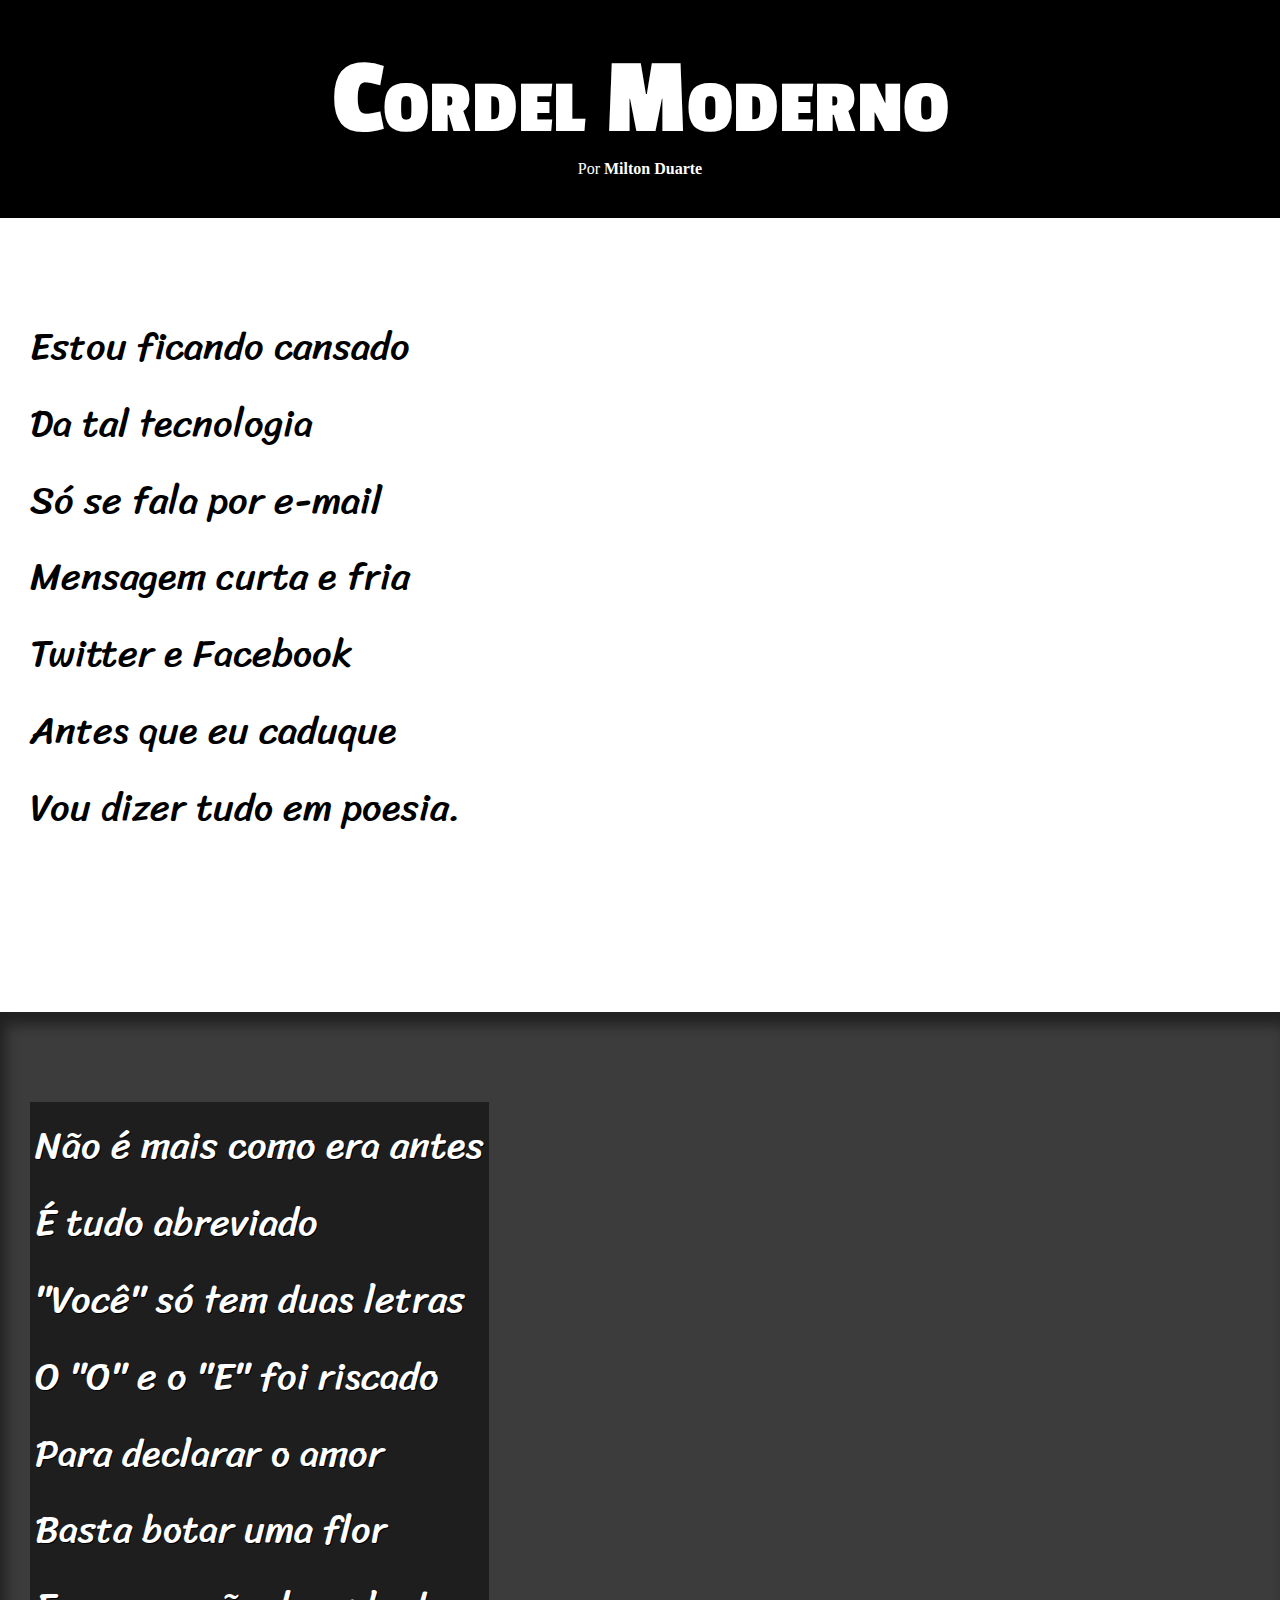
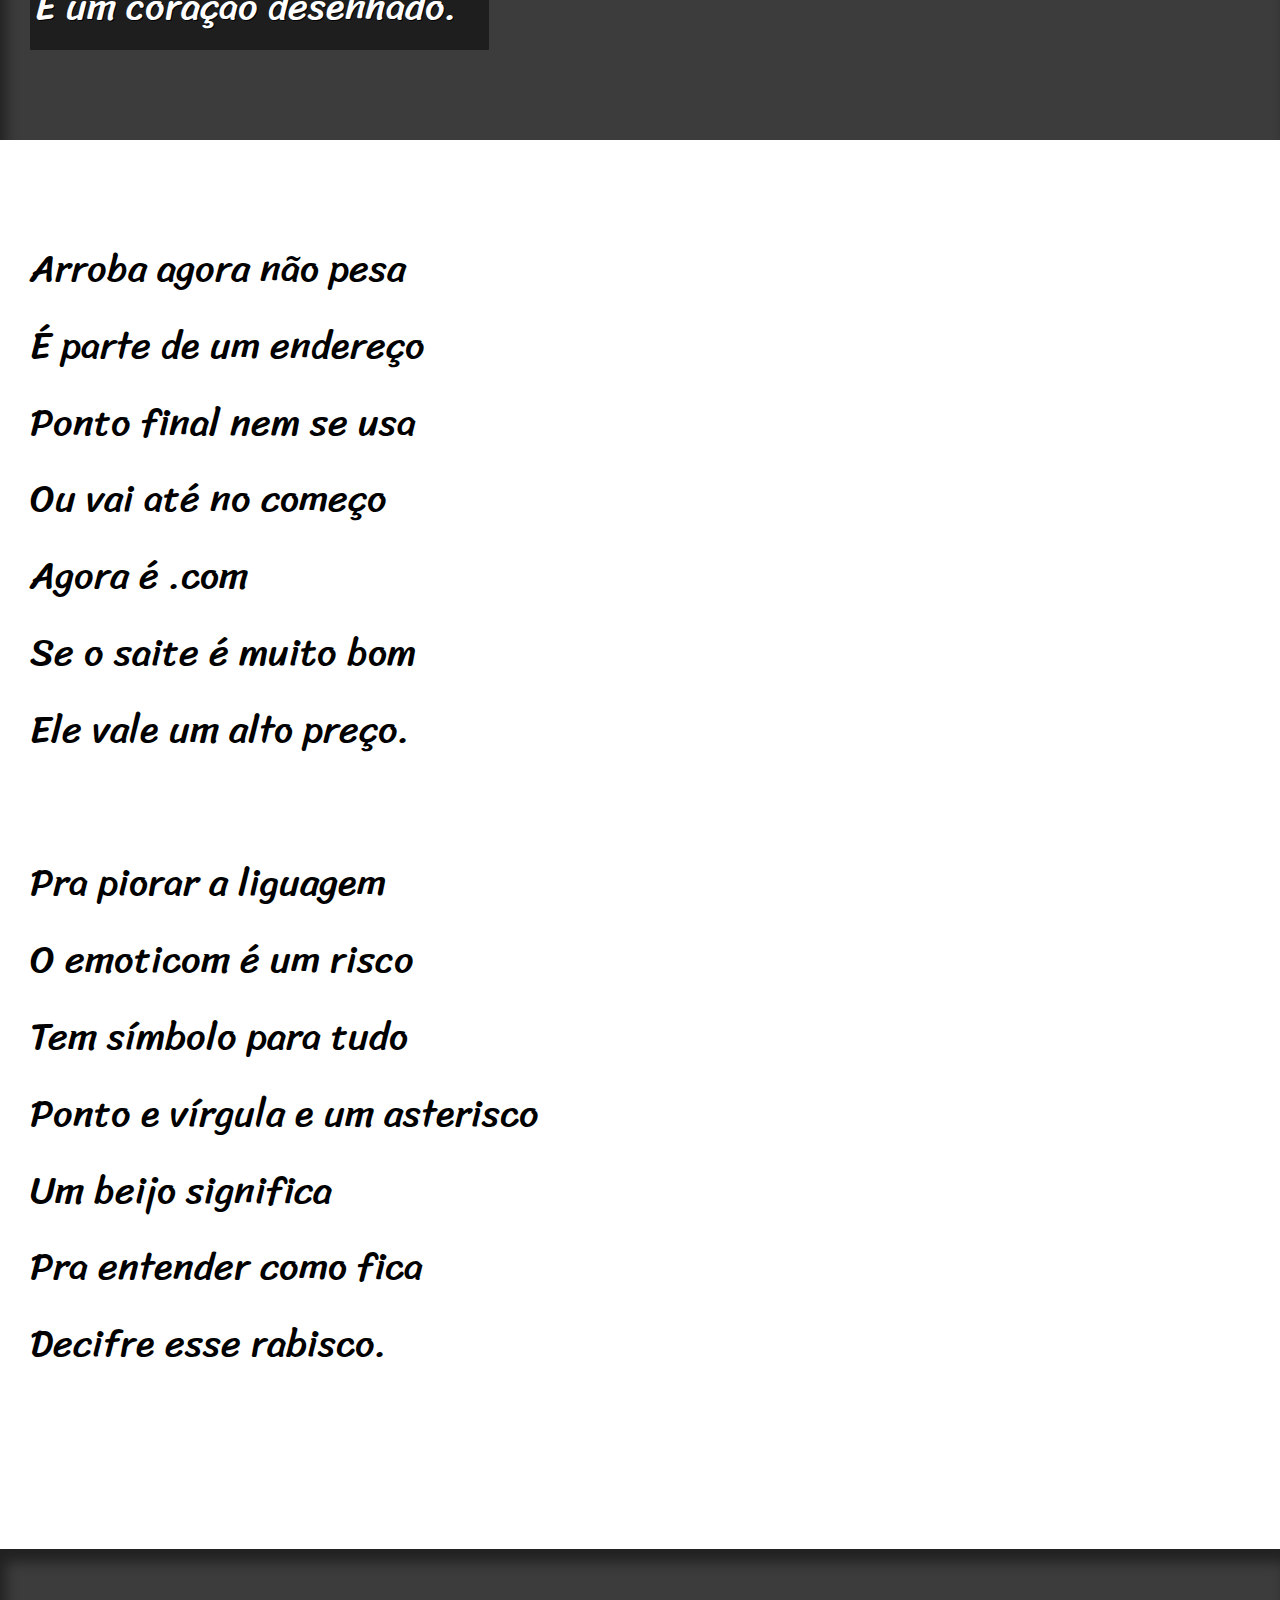
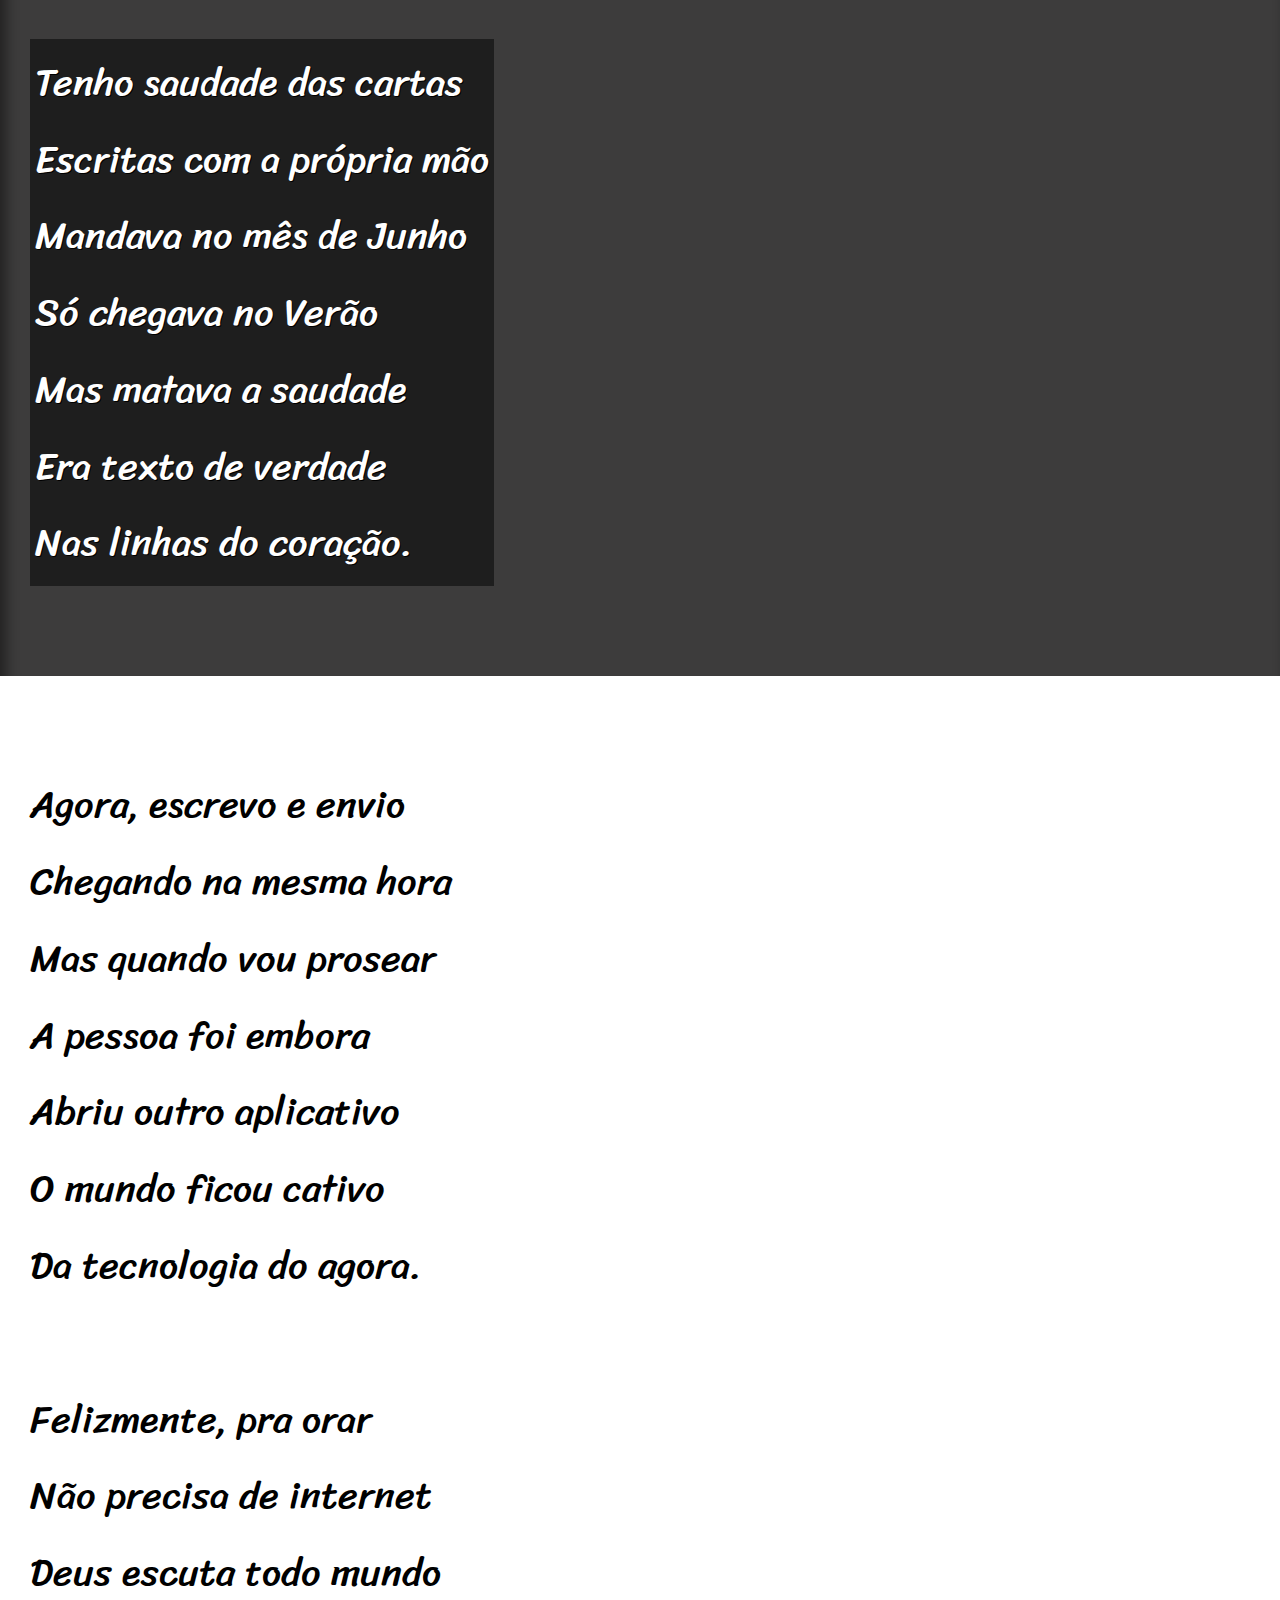
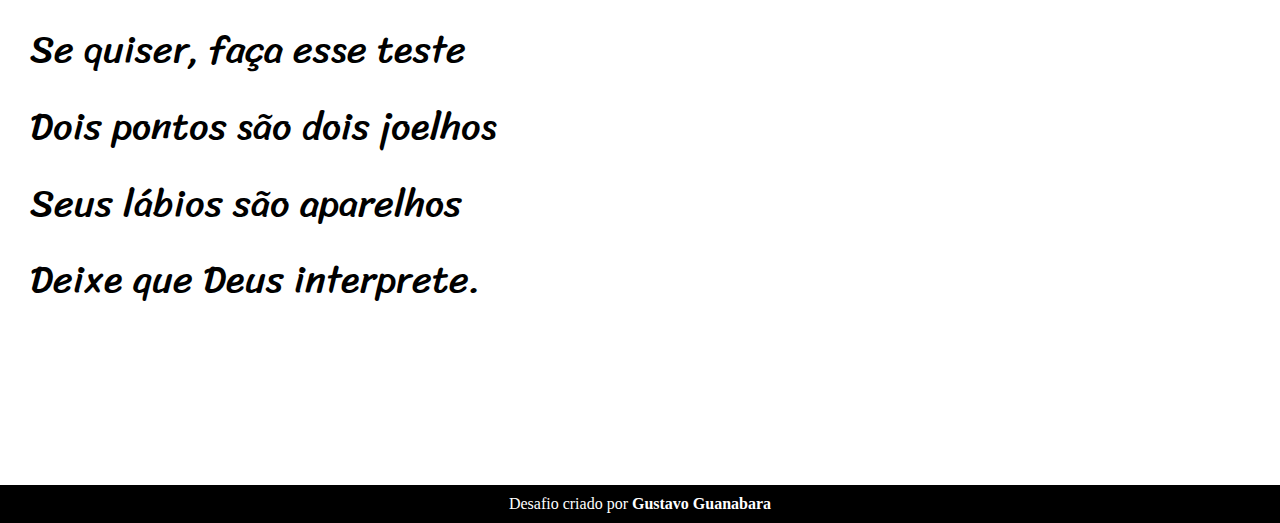
<file: html-css/exercícios/ex002/index.html>
<!DOCTYPE html>
<html lang="pt-BR">
<head>
    <meta charset="UTF-8">
    <meta name="viewport" content="width=device-width, initial-scale=1.0">
    <title>Cordel Moderno</title>
    <link rel="stylesheet" href="estilos/style.css">
</head>
<body>
        <header>
            <h1>Cordel Moderno</h1>
                <p>Por <a href="https://www.recantodasletras.com.br/poesias/3186743" target="_blank">Milton Duarte</a></p>
        </header>

    <section class="normal">
        <p>
            Estou ficando cansado<br>
            Da tal tecnologia <br>
            Só se fala por e-mail <br>
            Mensagem curta e fria <br>
            Twitter e Facebook <br>
            Antes que eu caduque <br>
            Vou dizer tudo em poesia.
        </p>
    </section>

    <section class="imagem" id="img01">
        <p>
            Não é mais como era antes <br>
            É tudo abreviado <br>
            "Você" só tem duas letras <br>
            O "O" e o "E" foi riscado <br>
            Para declarar o amor <br>
            Basta botar uma flor <br>
            E um coração desenhado. <br>
        </p>
    </section>

    <section class="normal">
        <p>
            Arroba agora não pesa <br>
            É parte de um endereço <br>
            Ponto final nem se usa <br>
            Ou vai até no começo <br>
            Agora é .com <br>
            Se o saite é muito bom <br>
            Ele vale um alto preço.
        </p>

        <p>
            Pra piorar a liguagem <br>
            O emoticom é um risco <br>
            Tem símbolo para tudo <br>
            Ponto e vírgula e um asterisco <br>
            Um beijo significa <br>
            Pra entender como fica <br>
            Decifre esse rabisco.
        </p>
    </section>

    <section class="imagem" id="img02">
        <p>
            Tenho saudade das cartas <br>
            Escritas com a própria mão <br>
            Mandava no mês de Junho <br>
            Só chegava no Verão <br>
            Mas matava a saudade <br>
            Era texto de verdade <br>
            Nas linhas do coração.
        </p>
    </section>

    <section class="normal">
        <p>
            Agora, escrevo e envio <br>
            Chegando na mesma hora <br>
            Mas quando vou prosear <br>
            A pessoa foi embora <br>
            Abriu outro aplicativo <br>
            O mundo ficou cativo <br>
            Da tecnologia do agora.
        </p>

        <p>
            Felizmente, pra orar <br>
            Não precisa de internet <br>
            Deus escuta todo mundo <br>
            Se quiser, faça esse teste <br>
            Dois pontos são dois joelhos <br>
            Seus lábios são aparelhos <br>
            Deixe que Deus interprete.
        </p>
    </section>

    <footer> Desafio criado por <a href="https://github.com/gustavoguanabara" target="_blank">Gustavo Guanabara</a></footer>
</body>
</html>
</file>
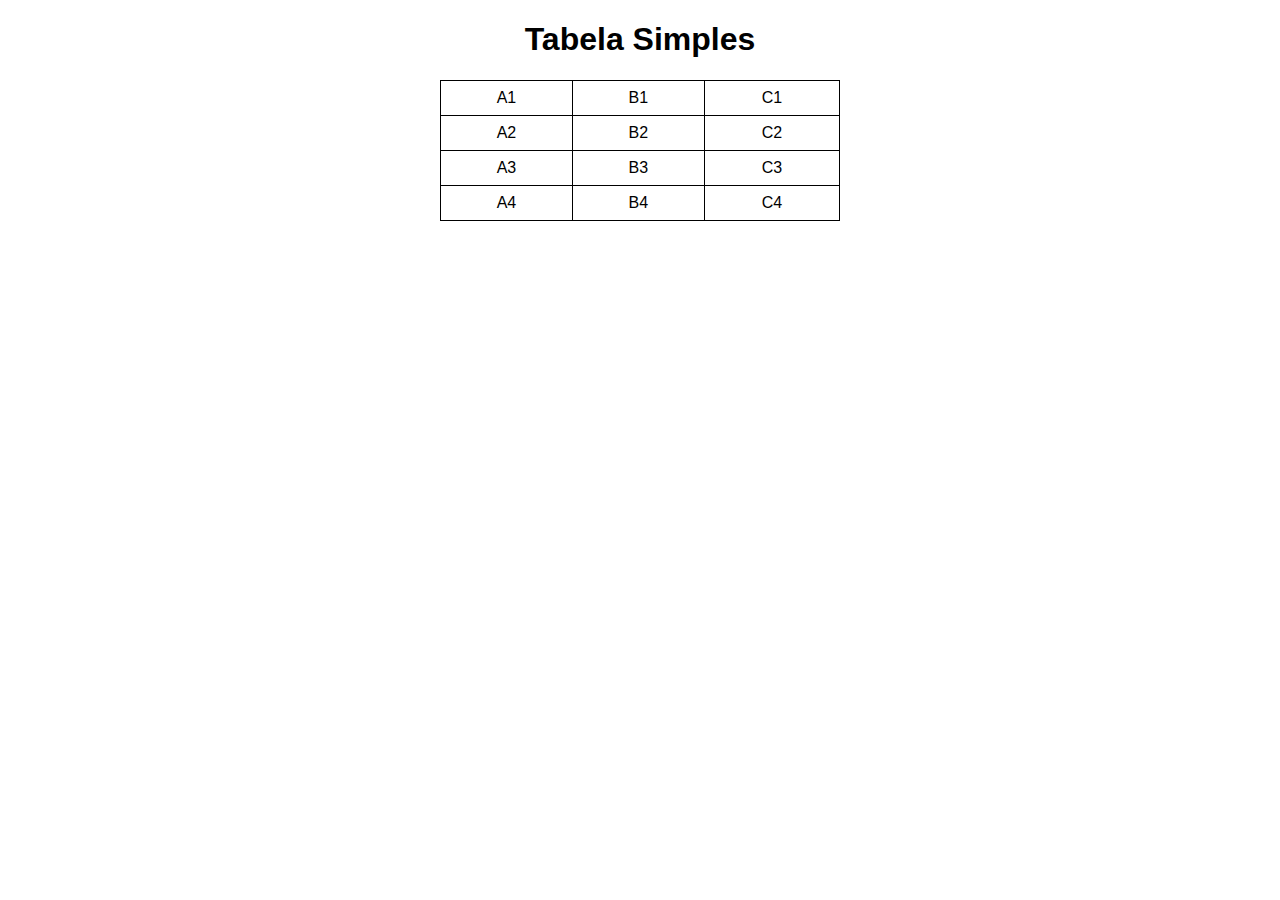
<file: html-css/exercícios/ex003/index.html>
<!DOCTYPE html>
<html lang="pt-BR">
<head>
    <meta charset="UTF-8">
    <meta name="viewport" content="width=device-width, initial-scale=1.0">
    <title>Tabela</title>
    <style>
        body {
            font-family: Arial, Helvetica, sans-serif;
            text-align: center;
        }
        table {
            width: 400px;
            border-collapse: collapse;
            margin: auto;
        }

        td {
            border: 1px solid black;
            padding: 8px;
        }
    </style>
</head>
<body>
    <h1>Tabela Simples</h1>
    
    <table>
        <tr>
            <td>A1</td>
            <td>B1</td>
            <td>C1</td>
        </tr>
        <tr>
            <td>A2</td>
            <td>B2</td>
            <td>C2</td>
        </tr>
        <tr>
            <td>A3</td>
            <td>B3</td>
            <td>C3</td>
        </tr>
        <tr>
            <td>A4</td>
            <td>B4</td>
            <td>C4</td>
        </tr>

    </table>

</body>
</html>
</file>
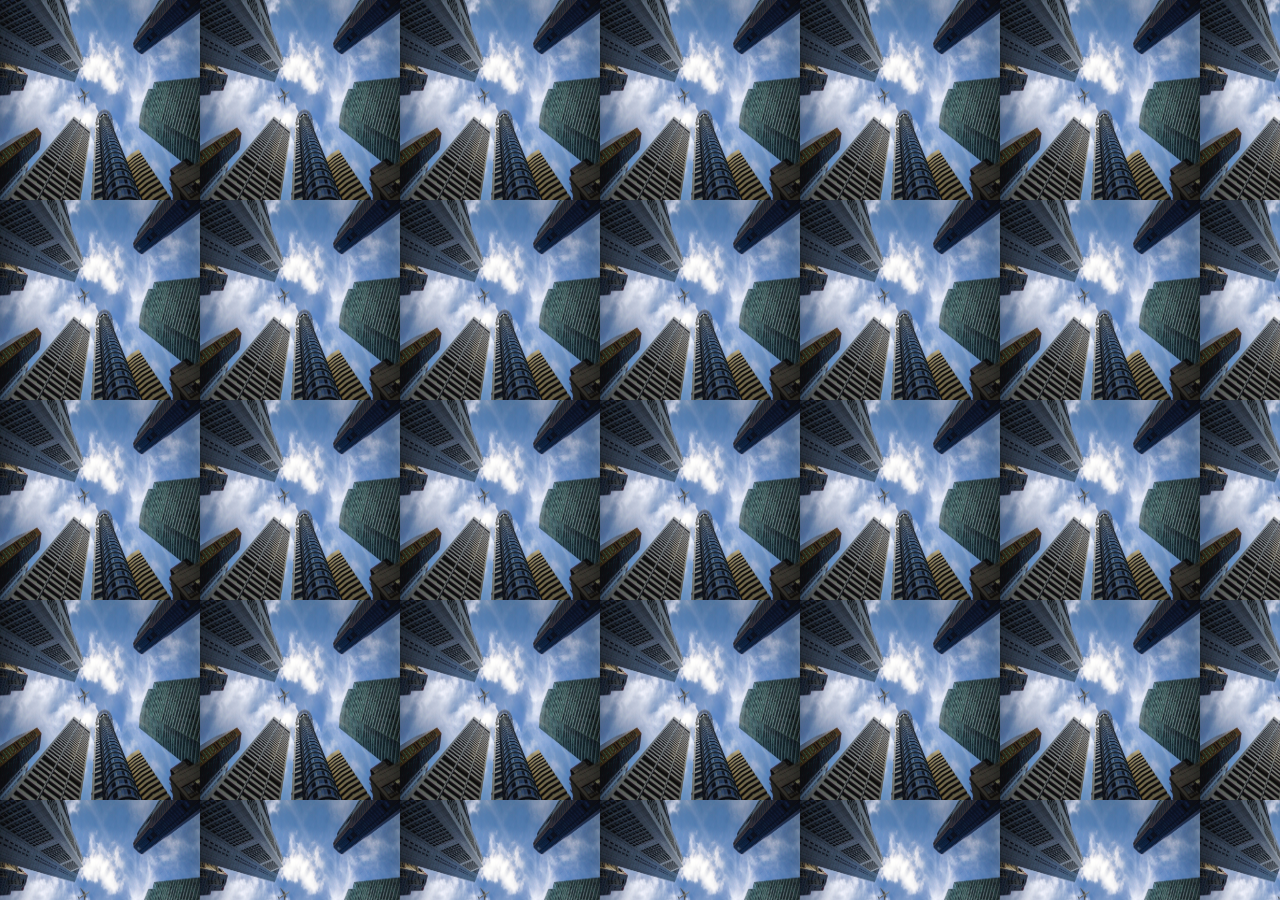
<file: html-css/ex001/fundo02.html>
<!DOCTYPE html>
<html lang="pt-BR">
<head>
    <meta charset="UTF-8">
    <meta name="viewport" content="width=device-width, initial-scale=1.0">
    <title>Personalização de fundos</title>
    <style>
        body {
            background-image: url(imagens/wallpaper002.jpg);
            background-size: 200px 200px;
        }
    </style>

</head>
<body>
    
</body>
</html>
</file>
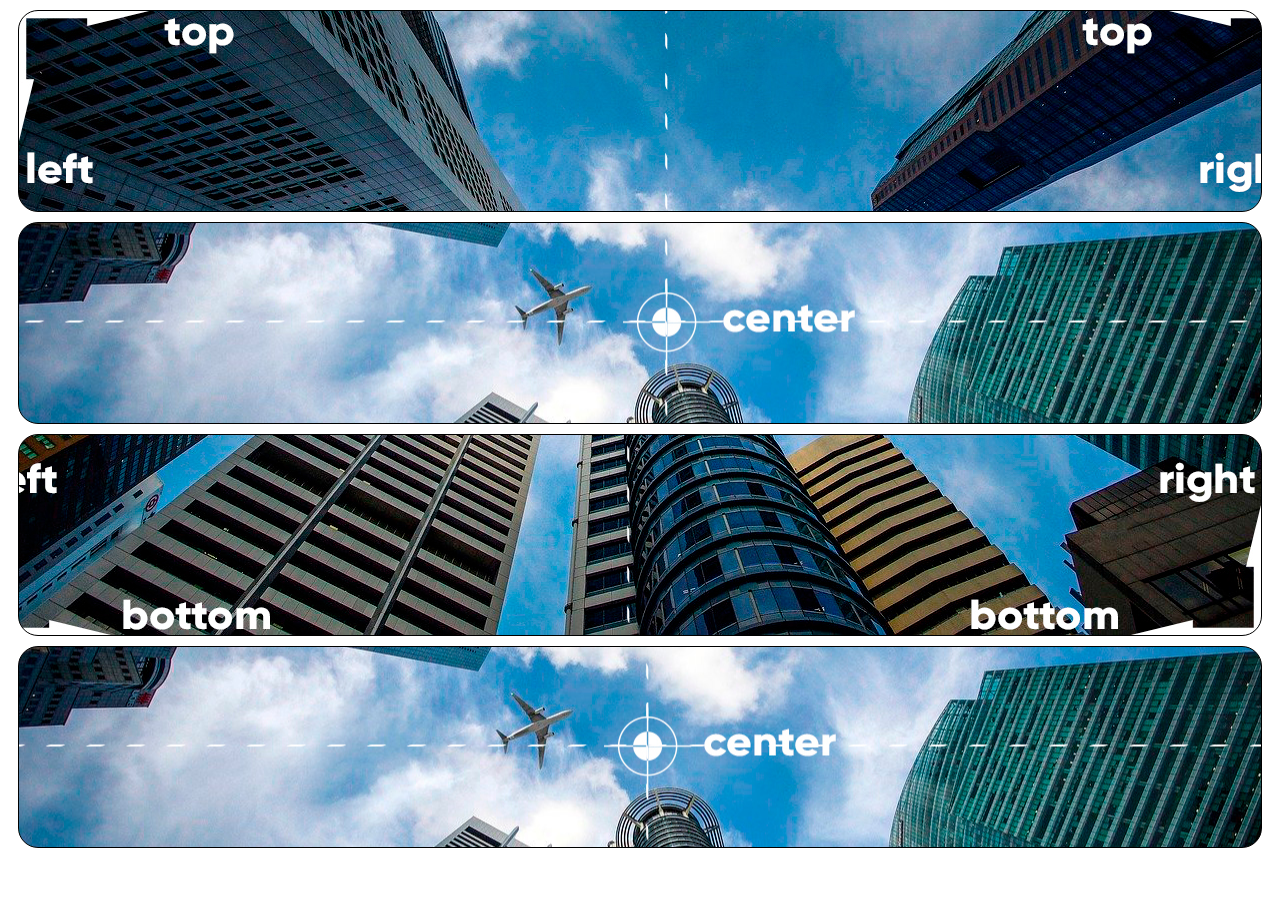
<file: html-css/ex001/fundo03.html>
<!DOCTYPE html>
<html lang="pt-BR">
<head>
    <meta charset="UTF-8">
    <meta name="viewport" content="width=device-width, initial-scale=1.0">
    <title>Posição de Fundos</title>

        <style>
            .bloco {
                background-image: url(imagens/wallpaper003.jpg);
                border: 1px solid black;
                height: 200px;
                border-radius: 20px;
                margin: 10px;
            }
            #q1 {
                background-position: left top;
            }
            #q2 {
                background-position: left center;
            }
            #q3 {
                background-position: right bottom;
            }
            #q4 {
                background-position: center center;
            }
        </style>
</head>
<body>
    <div class="bloco" id="q1">
        
    </div>
    
    <div class="bloco" id="q2">

    </div>
    
    <div class="bloco" id="q3">

    </div>

    <div class="bloco" id="q4">

    </div>
</body>
</html>
</file>
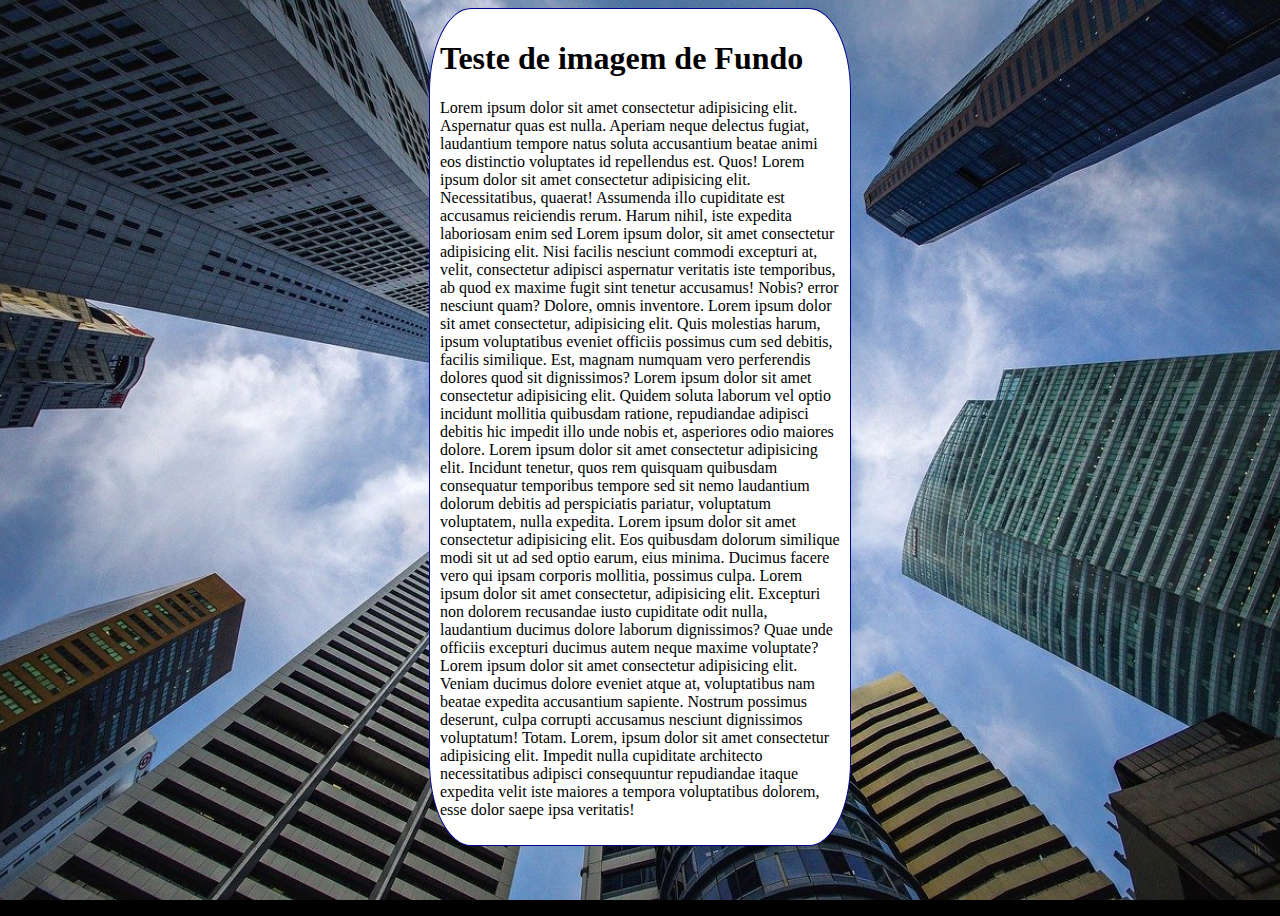
<file: html-css/exercícios/ex001/fundo04.html>
<!DOCTYPE html>
<html lang="pt-BR">
<head>
    <meta charset="UTF-8">
    <meta name="viewport" content="width=device-width, initial-scale=1.0">
    <title>Teste imagem de fundo</title>
    <style>
        body {
            height: 100vh;
            background-color: black;
            background-image: url(imagens/wallpaper002.jpg);
            background-position: center center;
            background-repeat: no-repeat;
            background-size: cover;
            background-attachment: fixed;
        }
        main {
            background-color: white;
            width: 400px;
            padding: 10px;
            margin: auto;
            border: 1px solid darkblue;
            border-radius: 10%;
        }
    </style>
    
</head>
<body>
    <main>
        <h1>Teste de imagem de Fundo</h1>
        <p>Lorem ipsum dolor sit amet consectetur adipisicing elit. Aspernatur quas est nulla. Aperiam neque delectus fugiat, laudantium tempore natus soluta accusantium beatae animi eos distinctio voluptates id repellendus est. Quos! Lorem ipsum dolor sit amet consectetur adipisicing elit. Necessitatibus, quaerat! Assumenda illo cupiditate est accusamus reiciendis rerum. Harum nihil, iste expedita laboriosam enim sed Lorem ipsum dolor, sit amet consectetur adipisicing elit. Nisi facilis nesciunt commodi excepturi at, velit, consectetur adipisci aspernatur veritatis iste temporibus, ab quod ex maxime fugit sint tenetur accusamus! Nobis? error nesciunt quam? Dolore, omnis inventore. Lorem ipsum dolor sit amet consectetur, adipisicing elit. Quis molestias harum, ipsum voluptatibus eveniet officiis possimus cum sed debitis, facilis similique. Est, magnam numquam vero perferendis dolores quod sit dignissimos? Lorem ipsum dolor sit amet consectetur adipisicing elit. Quidem soluta laborum vel optio incidunt mollitia quibusdam ratione, repudiandae adipisci debitis hic impedit illo unde nobis et, asperiores odio maiores dolore. Lorem ipsum dolor sit amet consectetur adipisicing elit. Incidunt tenetur, quos rem quisquam quibusdam consequatur temporibus tempore sed sit nemo laudantium dolorum debitis ad perspiciatis pariatur, voluptatum voluptatem, nulla expedita. Lorem ipsum dolor sit amet consectetur adipisicing elit. Eos quibusdam dolorum similique modi sit ut ad sed optio earum, eius minima. Ducimus facere vero qui ipsam corporis mollitia, possimus culpa. Lorem ipsum dolor sit amet consectetur, adipisicing elit. Excepturi non dolorem recusandae iusto cupiditate odit nulla, laudantium ducimus dolore laborum dignissimos? Quae unde officiis excepturi ducimus autem neque maxime voluptate? Lorem ipsum dolor sit amet consectetur adipisicing elit. Veniam ducimus dolore eveniet atque at, voluptatibus nam beatae expedita accusantium sapiente. Nostrum possimus deserunt, culpa corrupti accusamus nesciunt dignissimos voluptatum! Totam. Lorem, ipsum dolor sit amet consectetur adipisicing elit. Impedit nulla cupiditate architecto necessitatibus adipisci consequuntur repudiandae itaque expedita velit iste maiores a tempora voluptatibus dolorem, esse dolor saepe ipsa veritatis!</p>
    </main>
</body>
</html>
</file>
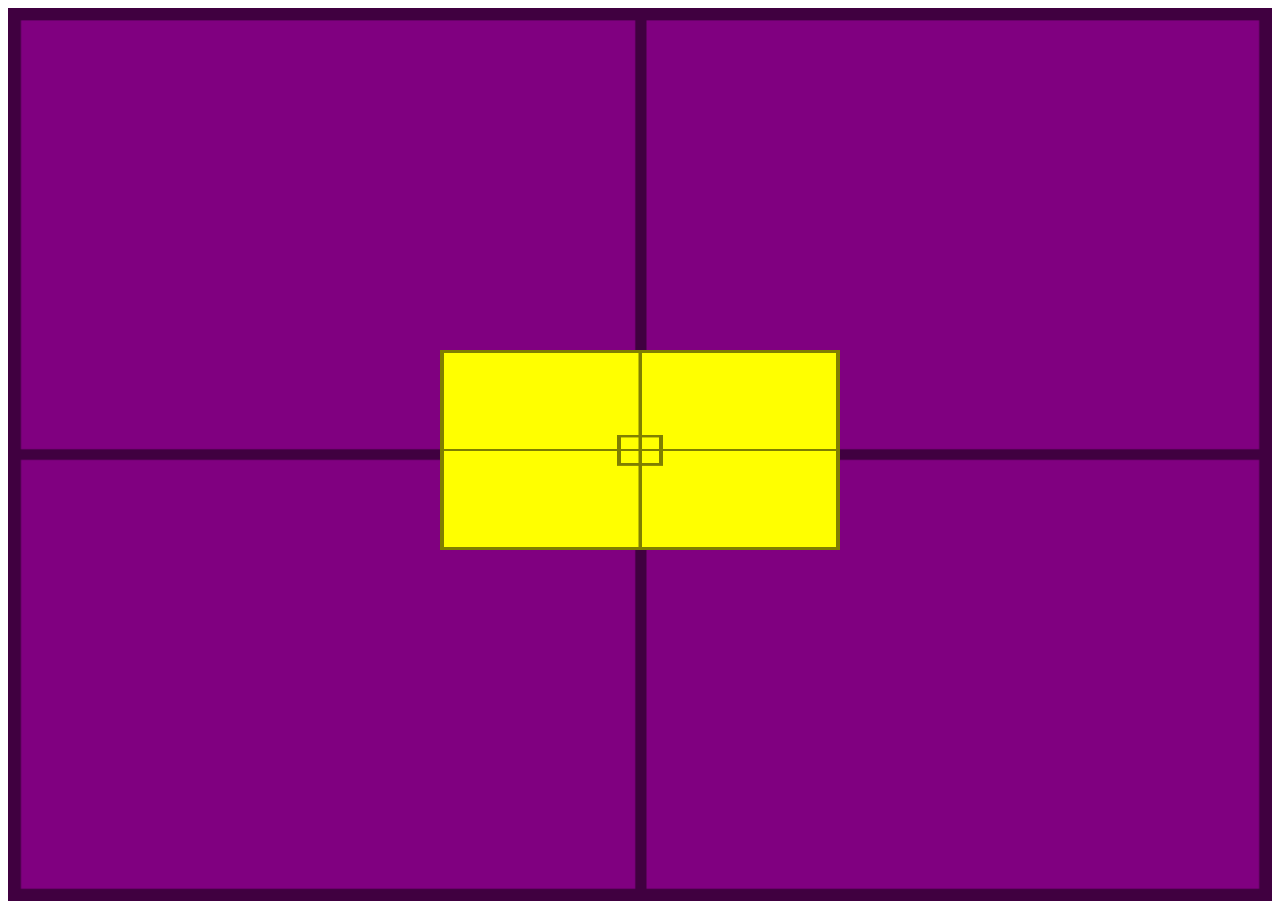
<file: html-css/exercícios/ex001/fundo05.html>
<!DOCTYPE html>
<html lang="pt-BR">
<head>
    <meta charset="UTF-8">
    <meta name="viewport" content="width=device-width, initial-scale=1.0">
    <title>Centralizando Caixa Vertical</title>
<style>
    #container {
        background-image: url(imagens/target001.png);
        background-size: 100% 100%;
        
        height: 97vh;
        padding: 10px;
        background-color: purple;
    }
    #conteudo {
        background-image: url(imagens/target001.png);
        background-size: 100% 100%;
        
        position: absolute;
        height: 200px;
        width: 400px;
        background-color: yellow;

        left: 50%;
        top: 50%;
        transform: translate(-50%, -50%);
    }
</style>

</head>
<body>
    <section id="container">
        <article id="conteudo">
            
        </article>
    </section>
</body>
</html>
</file>
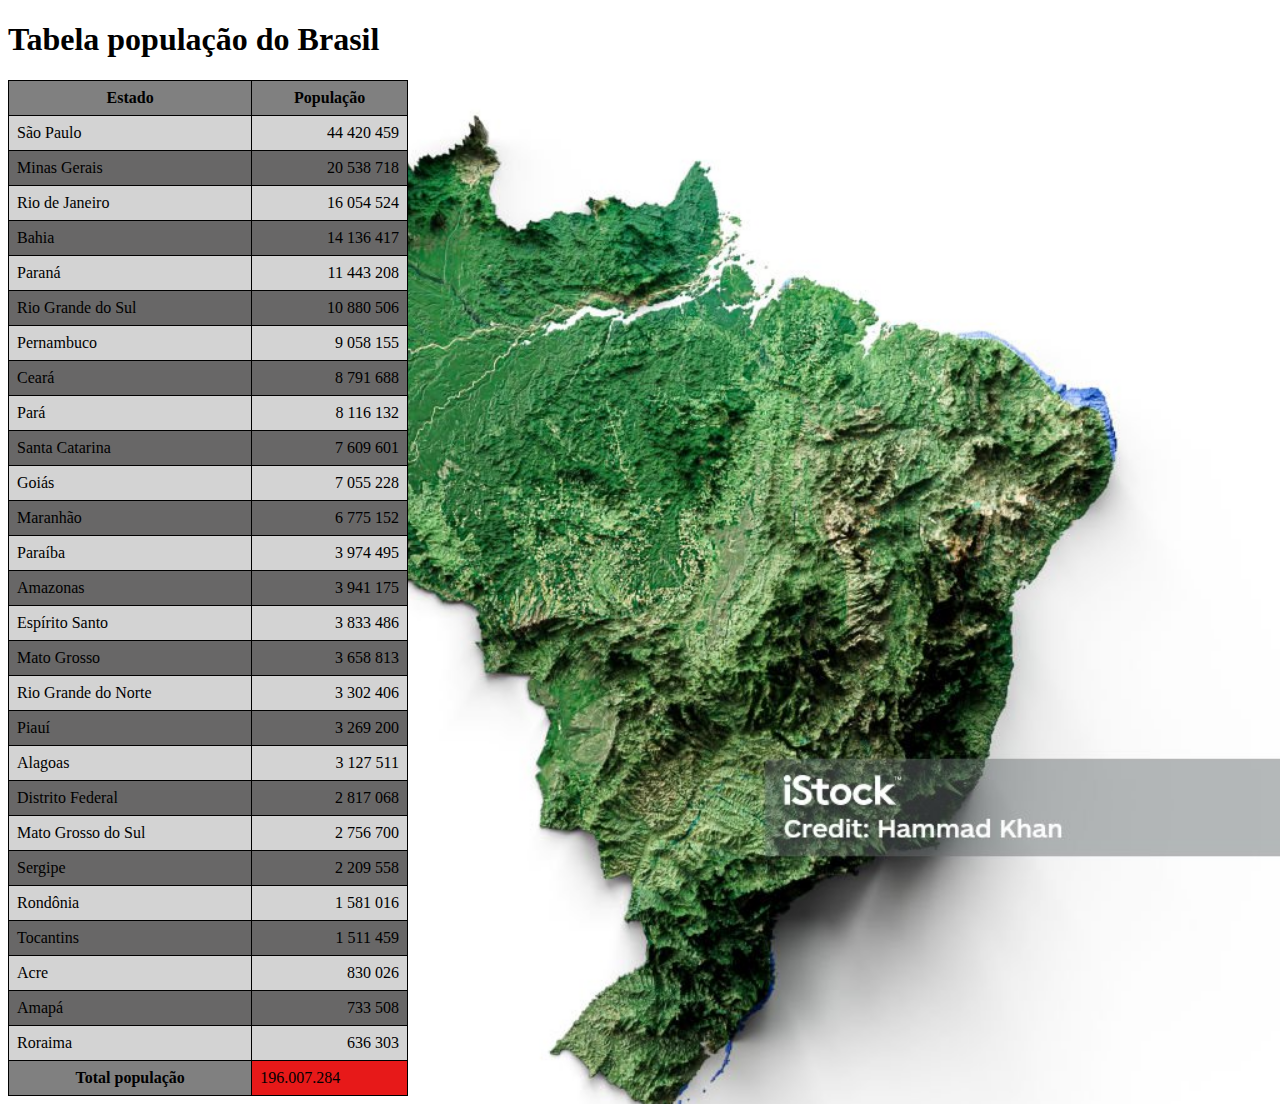
<file: html-css/exercícios/ex003/tabela02.html>
<!DOCTYPE html>
<html lang="pt-BR">
<head>
    <meta charset="UTF-8">
    <meta name="viewport" content="width=device-width, initial-scale=1.0">
    <title> Anatomia Tabelas Grandes</title>
    <style>
        body{
            background-image: url(Brazil-mapa.jpg);
            background-repeat: no-repeat;
            background-size: cover;
        }
        table {
            width: 400px;
            border-collapse: collapse;
        }
        td, th {
            border: 1px solid black;
            padding: 8px;
        }
        thead, tfoot {
            background-color: gray;
        }
        tbody > tr:nth-child(odd) {
            background-color: lightgray;
        }

        tbody > tr:nth-child(even) {
            background-color: rgb(104, 103, 103);
        }
        .num {
            text-align: right;
        }

        #total {
            background-color: rgba(255, 0, 0, 0.808);
        }
    </style>

</head>
<body>
    <h1>Tabela população do Brasil</h1>
    <table>
        <thead>
            <tr>
                <th>Estado</th>
                <th>População</th>
            </tr>
        </thead>
        
        <tbody>
            <tr>
                <td> São Paulo</td>
                <td class="num">44 420 459	</td>
            </tr>

            <tr>
                <td>Minas Gerais</td>
                <td class="num">20 538 718</td>
            </tr>

            <tr>
                <td>Rio de Janeiro</td>
                <td class="num">16 054 524</td>
            </tr>

            <tr>
                <td>Bahia</td>
                <td class="num">14 136 417</td>
            </tr>

            <tr>
                <td> Paraná</td>
                <td class="num">11 443 208</td>
            </tr>

            <tr>
                <td>Rio Grande do Sul</td>
                <td class="num">10 880 506</td>
            </tr>

            <tr>
                <td>Pernambuco</td>
                <td class="num">9 058 155</td>
            </tr>

            <tr>
                <td>Ceará</td>
                <td class="num">8 791 688</td>
            </tr>

            <tr>
                <td>Pará</td>
                <td class="num">8 116 132</td>
            </tr>

            <tr>
                <td>Santa Catarina</td>
                <td class="num">7 609 601</td>
            </tr>

            <tr>
                <td>Goiás</td>
                <td class="num">7 055 228</td>
            </tr>

            <tr>
                <td>Maranhão</td>
                <td class="num">6 775 152</td>
            </tr>

            <tr>
                <td>Paraíba</td>
                <td class="num">3 974 495</td>
            </tr>

            <tr>
                <td>Amazonas</td>
                <td class="num">3 941 175</td>
            </tr>

            <tr>
                <td>Espírito Santo</td>
                <td class="num">3 833 486</td>
            </tr>

            <tr>
                <td> Mato Grosso</td>
                <td class="num">3 658 813</td>
            </tr>

            <tr>
                <td>Rio Grande do Norte</td>
                <td class="num">3 302 406</td>
            </tr>

            <tr>
                <td>Piauí</td>
                <td class="num">3 269 200</td>
            </tr>

            <tr>
                <td>Alagoas</td>
                <td class="num">3 127 511</td>
            </tr>

            <tr>
                <td>Distrito Federal</td>
                <td class="num">2 817 068</td>
            </tr>

            <tr>
                <td>Mato Grosso do Sul</td>
                <td class="num">2 756 700</td>
            </tr>

            <tr>
                <td>Sergipe</td>
                <td class="num">2 209 558</td>
            </tr>

            <tr>
                <td>Rondônia</td>
                <td class="num">1 581 016</td>
            </tr>

            <tr>
                <td>Tocantins</td>
                <td class="num">1 511 459</td>
            </tr>

            <tr>
                <td>Acre</td>
                <td class="num">830 026</td>
            </tr>

            <tr>
                <td>Amapá</td>
                <td class="num">733 508</td>
            </tr>

            <tr>
                <td>Roraima</td>
                <td class="num">636 303</td>
            </tr>
        </tbody>

        <tfoot>
            <tr>
                <th>Total população</th>
                <td id="total">196.007.284</td>
            </tr>
        </tfoot>
    </table>

</body>
</html>
</file>
<file: html-css/exercícios/ex002/estilos/style.css>
@import url('https://fonts.googleapis.com/css2?family=Passion+One&display=swap');

@import url('https://fonts.googleapis.com/css2?family=Sriracha&display=swap');

:root {
    --fonte1: Verdana, Geneva, Tahoma, sans-serif;
    --fonte2: 'Passion One', sans-serif;
    --fonte3: 'Sriracha', cursive;
}



* {
    margin: 0px;
    padding: 0px;
}

html, body {
    background-color: darkgray;
    min-height: 100vh;
}

header {
    background-color: black;
    color: white;
    text-align: center;
}

header > h1 {
    padding-top: 40px;
    font-variant: small-caps;
    font-family: var(--fonte2);
    font-size: 8.5vw;
}

header > p {
    padding-bottom: 40px;
}

a {
    text-decoration: none;
    color: white;
    font-weight: bolder;

}

a:hover {
    text-decoration: underline;
}

section {
    padding-top: 10vh;
    padding-bottom: 10vh;
    padding-left: 30px;
    line-height: 2em;
    font-size: 3vw;
    font-family: var(--fonte3);
    
}

section > p {
    padding-bottom: 2em;
}

.normal {
    background-color: white;
    color: black;
}

.imagem {
    background-color: rgb(61, 60, 60);
    box-shadow: inset 6px 13px 13px rgba(0, 0, 0, 0.452);
    color: white;
    background-size: cover;
    background-attachment: fixed;
}

.imagem > p {
    display: inline-block;
    padding: 5px;
    text-shadow: 1px 1px 0px black;
    background-color: rgba(0, 0, 0, 0.5);
}

#img01 {
    background-image: url(../imagens/background001.jpg);
    background-position: right center;
    
}

#img02 {
    background-image: url(../imagens/background002.jpg);
    background-position: right center;
    
}

footer {
    background-color: black;
    color: white;
    padding: 10px;
    text-align: center;
}
</file>
